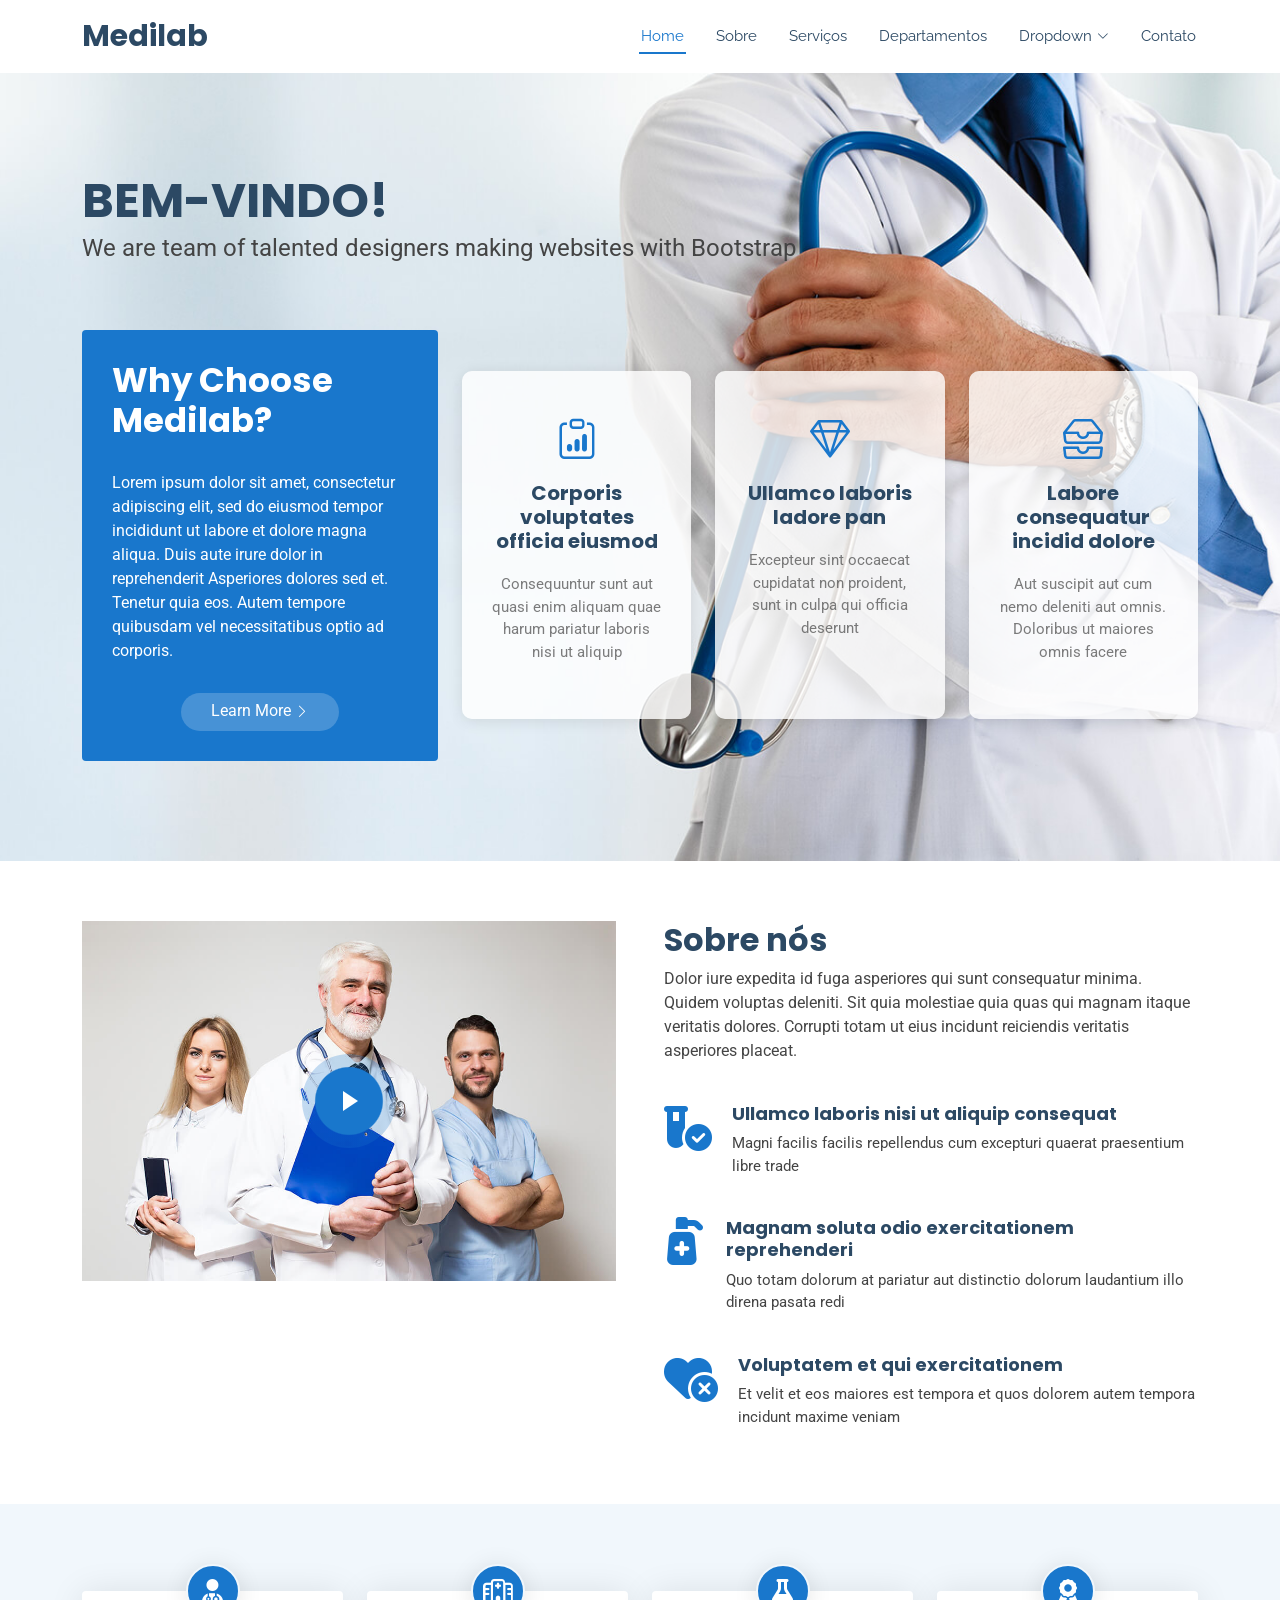
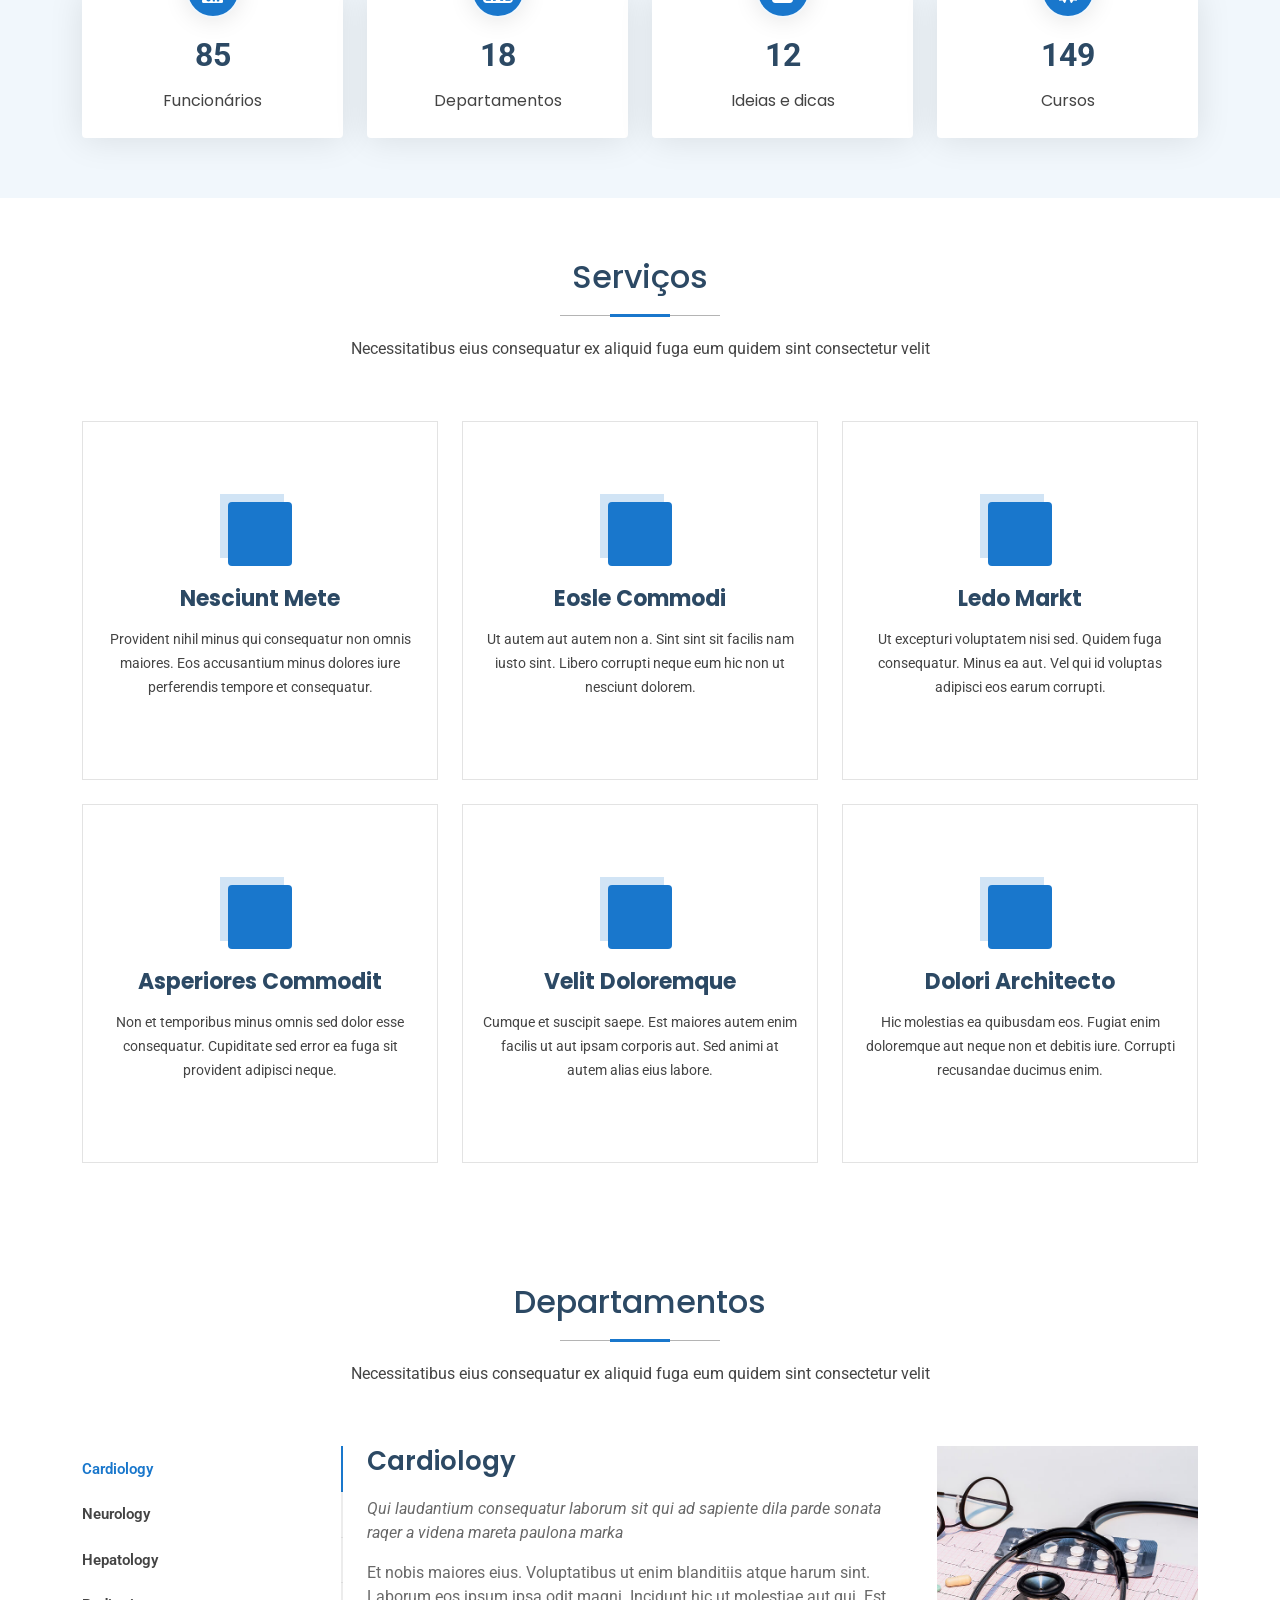
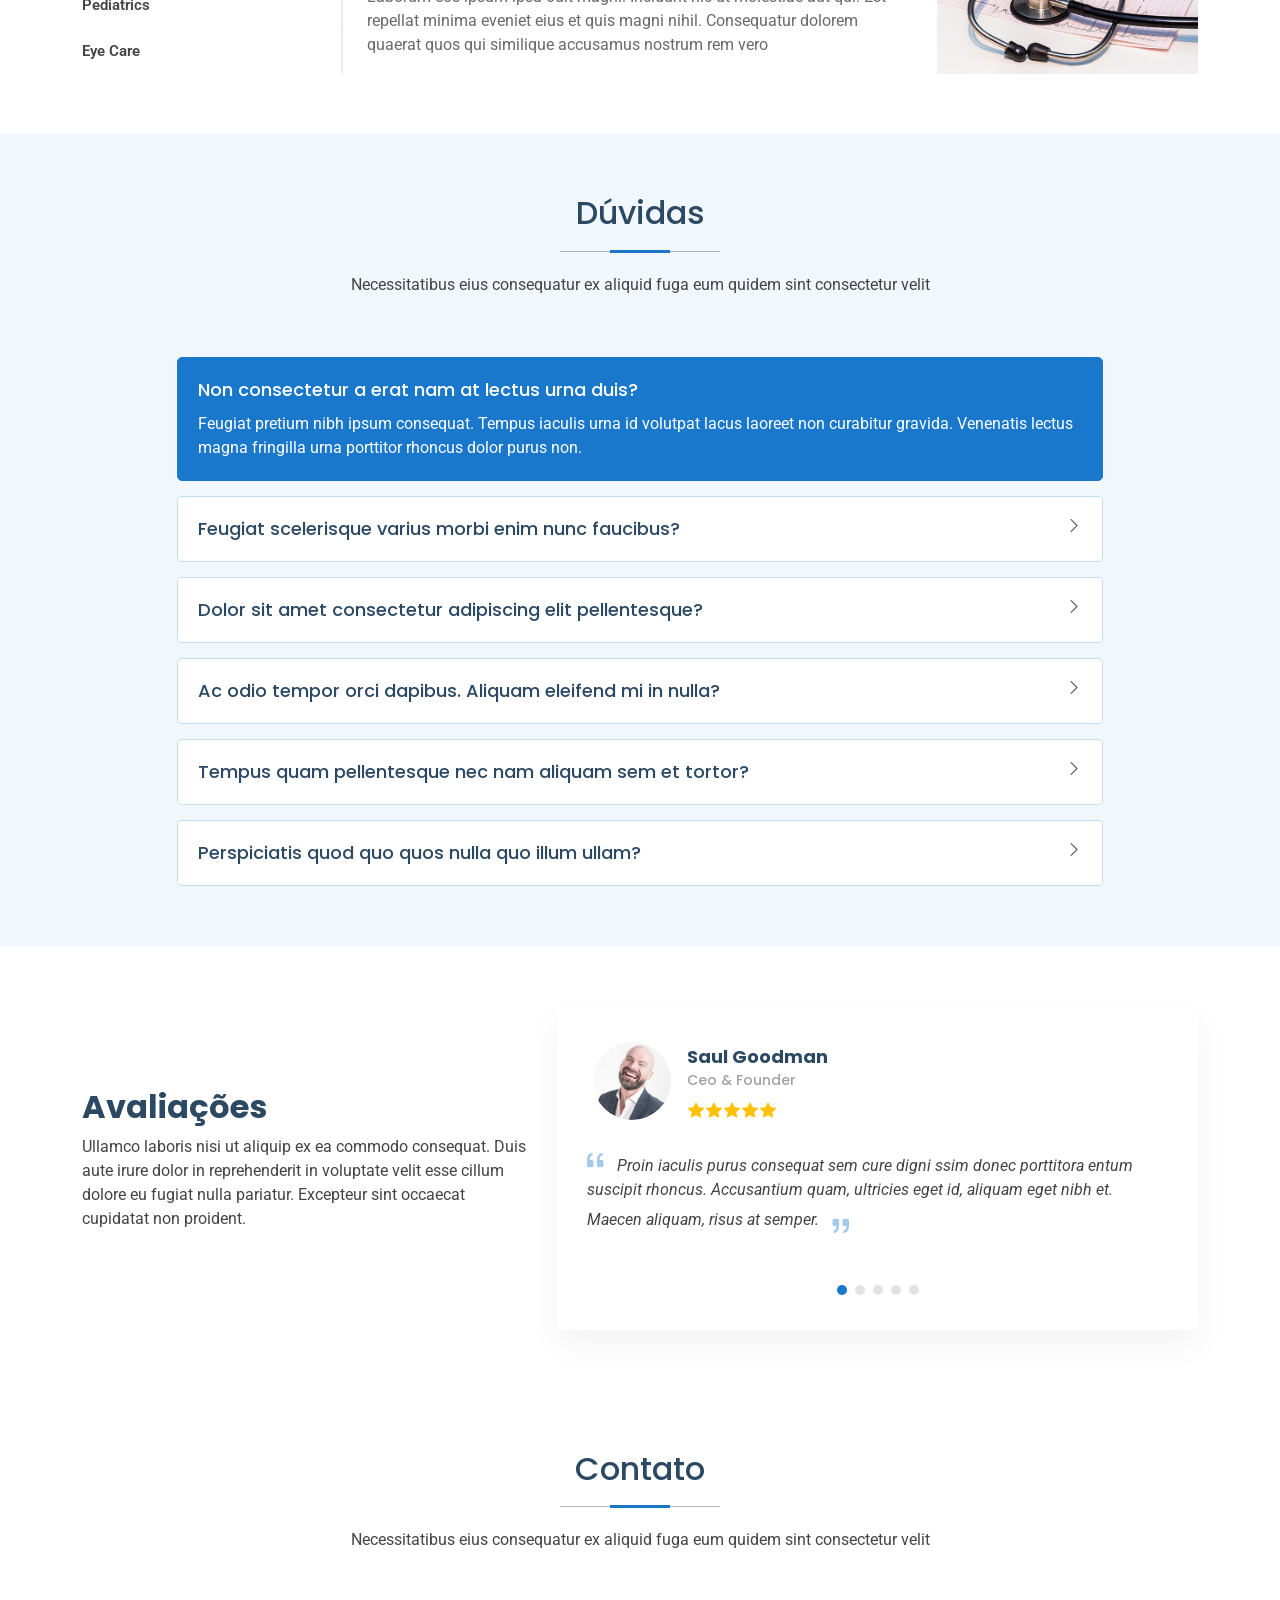
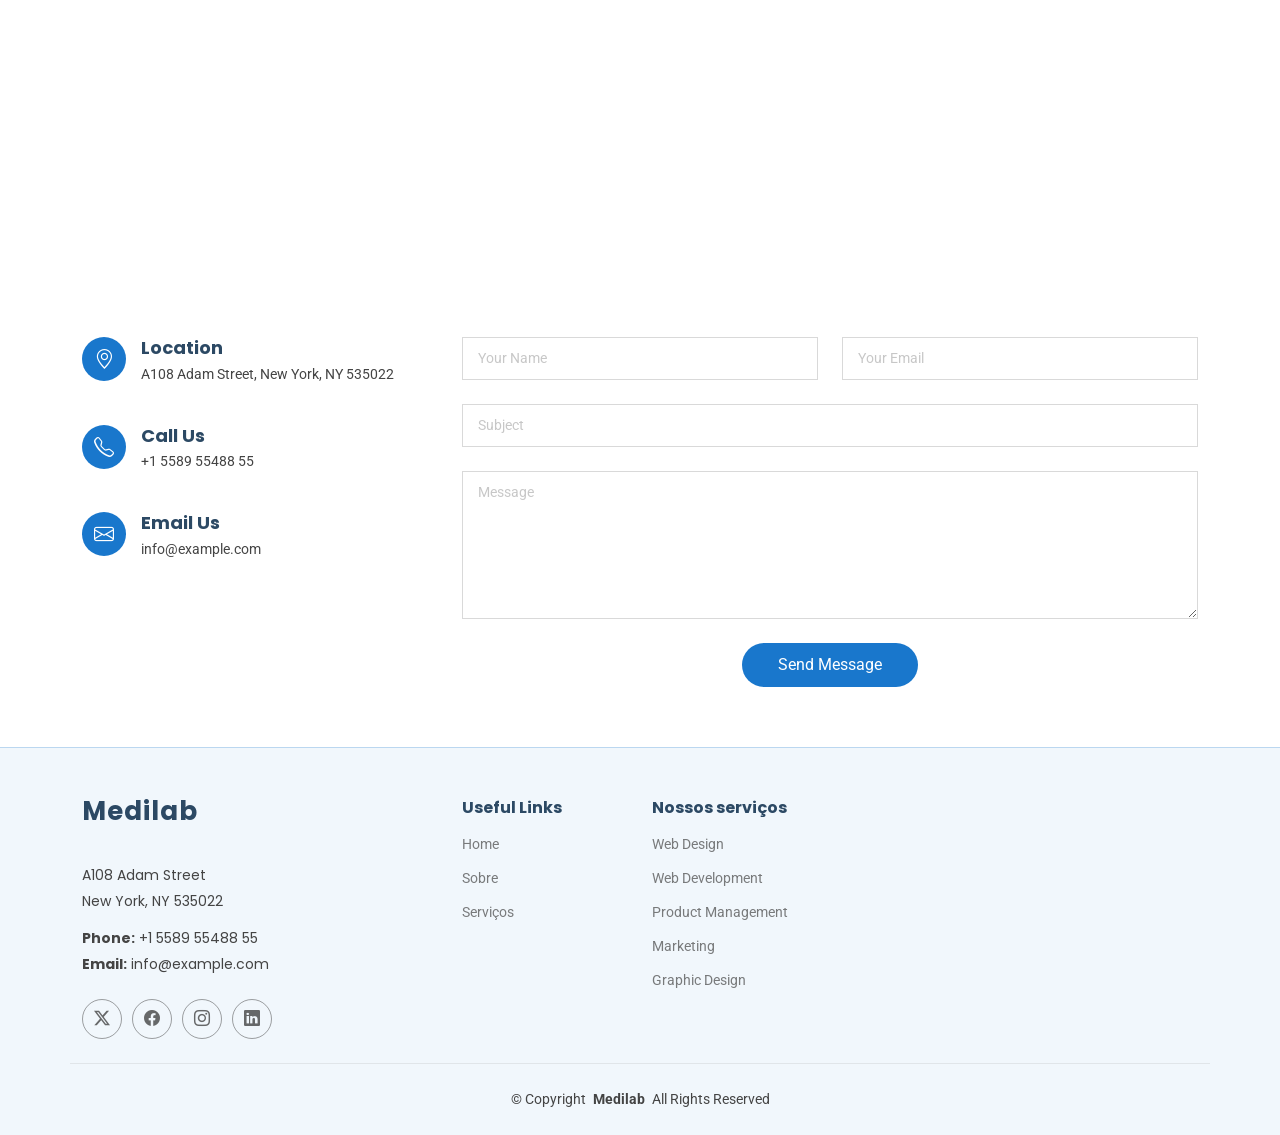
<file: index.html>
<!DOCTYPE html>
<html lang="en">

<head>
  <meta charset="utf-8">
  <meta content="width=device-width, initial-scale=1.0" name="viewport">
  <title>Index - Template</title>
  <meta name="description" content="">
  <meta name="keywords" content="">

  <!-- Favicons -->
  <link href="assets/img/favicon.png" rel="icon">
  <link href="assets/img/apple-touch-icon.png" rel="apple-touch-icon">

  <!-- Fonts -->
  <link href="https://fonts.googleapis.com" rel="preconnect">
  <link href="https://fonts.gstatic.com" rel="preconnect" crossorigin>
  <link href="https://fonts.googleapis.com/css2?family=Roboto:ital,wght@0,100;0,300;0,400;0,500;0,700;0,900;1,100;1,300;1,400;1,500;1,700;1,900&family=Poppins:ital,wght@0,100;0,200;0,300;0,400;0,500;0,600;0,700;0,800;0,900;1,100;1,200;1,300;1,400;1,500;1,600;1,700;1,800;1,900&family=Raleway:ital,wght@0,100;0,200;0,300;0,400;0,500;0,600;0,700;0,800;0,900;1,100;1,200;1,300;1,400;1,500;1,600;1,700;1,800;1,900&display=swap" rel="stylesheet">

  <!-- Vendor CSS Files -->
  <link href="assets/vendor/bootstrap/css/bootstrap.min.css" rel="stylesheet">
  <link href="assets/vendor/bootstrap-icons/bootstrap-icons.css" rel="stylesheet">
  <link href="assets/vendor/aos/aos.css" rel="stylesheet">
  <link href="assets/vendor/fontawesome-free/css/all.min.css" rel="stylesheet">
  <link href="assets/vendor/glightbox/css/glightbox.min.css" rel="stylesheet">
  <link href="assets/vendor/swiper/swiper-bundle.min.css" rel="stylesheet">

  <!-- Main CSS File -->
  <link href="assets/css/main.css" rel="stylesheet">

  
</head>

<body class="index-page">

  <header id="header" class="header sticky-top">

    

    <div class="branding d-flex align-items-center">

      <div class="container position-relative d-flex align-items-center justify-content-between">
        <a href="index.html" class="logo d-flex align-items-center me-auto">
          <!-- Uncomment the line below if you also wish to use an image logo -->
          <!-- <img src="assets/img/logo.png" alt=""> -->
          <h1 class="sitename">Medilab</h1>
        </a>

        <nav id="navmenu" class="navmenu">
          <ul>
            <li><a href="#hero" class="active">Home<br></a></li>
            <li><a href="#about">Sobre</a></li>
            <li><a href="#services">Serviços</a></li>
            <li><a href="#departments">Departamentos</a></li>
            <li class="dropdown"><a href="#"><span>Dropdown</span> <i class="bi bi-chevron-down toggle-dropdown"></i></a>
              <ul>
                <li><a href="#">mais</a></li>
                <li class="dropdown"><a href="#"><span>Deep Dropdown</span> <i class="bi bi-chevron-down toggle-dropdown"></i></a>
                  <ul>
                    <li><a href="#">Deep Dropdown 1</a></li>
                    <li><a href="#">Deep Dropdown 2</a></li>
                    <li><a href="#">Deep Dropdown 3</a></li>
                    <li><a href="#">Deep Dropdown 4</a></li>
                    <li><a href="#">Deep Dropdown 5</a></li>
                  </ul>
                </li>
                <li><a href="#">Dropdown 2</a></li>
                <li><a href="#">Dropdown 3</a></li>
                <li><a href="#">Dropdown 4</a></li>
              </ul>
            </li>
            <li><a href="#contact">Contato</a></li>
          </ul>
          <i class="mobile-nav-toggle d-xl-none bi bi-list"></i>
        </nav>

      </div>

    </div>

  </header>

  <main class="main">

    <!-- Hero Section -->
    <section id="hero" class="hero section light-background">

      <img src="assets/img/hero-bg.jpg" alt="" data-aos="fade-in">

      <div class="container position-relative">

        <div class="welcome position-relative" data-aos="fade-down" data-aos-delay="100">
          <h2>BEM-VINDO!</h2>
          <p>We are team of talented designers making websites with Bootstrap</p>
        </div><!-- End Welcome -->

        <div class="content row gy-4">
          <div class="col-lg-4 d-flex align-items-stretch">
            <div class="why-box" data-aos="zoom-out" data-aos-delay="200">
              <h3>Why Choose Medilab?</h3>
              <p>
                Lorem ipsum dolor sit amet, consectetur adipiscing elit, sed do eiusmod tempor incididunt ut labore et dolore magna aliqua. Duis aute irure dolor in reprehenderit
                Asperiores dolores sed et. Tenetur quia eos. Autem tempore quibusdam vel necessitatibus optio ad corporis.
              </p>
              <div class="text-center">
                <a href="#about" class="more-btn"><span>Learn More</span> <i class="bi bi-chevron-right"></i></a>
              </div>
            </div>
          </div><!-- End Why Box -->

          <div class="col-lg-8 d-flex align-items-stretch">
            <div class="d-flex flex-column justify-content-center">
              <div class="row gy-4">

                <div class="col-xl-4 d-flex align-items-stretch">
                  <div class="icon-box" data-aos="zoom-out" data-aos-delay="300">
                    <i class="bi bi-clipboard-data"></i>
                    <h4>Corporis voluptates officia eiusmod</h4>
                    <p>Consequuntur sunt aut quasi enim aliquam quae harum pariatur laboris nisi ut aliquip</p>
                  </div>
                </div><!-- End Icon Box -->

                <div class="col-xl-4 d-flex align-items-stretch">
                  <div class="icon-box" data-aos="zoom-out" data-aos-delay="400">
                    <i class="bi bi-gem"></i>
                    <h4>Ullamco laboris ladore pan</h4>
                    <p>Excepteur sint occaecat cupidatat non proident, sunt in culpa qui officia deserunt</p>
                  </div>
                </div><!-- End Icon Box -->

                <div class="col-xl-4 d-flex align-items-stretch">
                  <div class="icon-box" data-aos="zoom-out" data-aos-delay="500">
                    <i class="bi bi-inboxes"></i>
                    <h4>Labore consequatur incidid dolore</h4>
                    <p>Aut suscipit aut cum nemo deleniti aut omnis. Doloribus ut maiores omnis facere</p>
                  </div>
                </div><!-- End Icon Box -->

              </div>
            </div>
          </div>
        </div><!-- End  Content-->

      </div>

    </section><!-- /Hero Section -->

    <!-- About Section -->
    <section id="about" class="about section">

      <div class="container">

        <div class="row gy-4 gx-5">

          <div class="col-lg-6 position-relative align-self-start" data-aos="fade-up" data-aos-delay="200">
            <img src="assets/img/about.jpg" class="img-fluid" alt="">
            <a href="https://www.youtube.com/watch?v=Y7f98aduVJ8" class="glightbox pulsating-play-btn"></a>
          </div>

          <div class="col-lg-6 content" data-aos="fade-up" data-aos-delay="100">
            <h3>Sobre nós</h3>
            <p>
              Dolor iure expedita id fuga asperiores qui sunt consequatur minima. Quidem voluptas deleniti. Sit quia molestiae quia quas qui magnam itaque veritatis dolores. Corrupti totam ut eius incidunt reiciendis veritatis asperiores placeat.
            </p>
            <ul>
              <li>
                <i class="fa-solid fa-vial-circle-check"></i>
                <div>
                  <h5>Ullamco laboris nisi ut aliquip consequat</h5>
                  <p>Magni facilis facilis repellendus cum excepturi quaerat praesentium libre trade</p>
                </div>
              </li>
              <li>
                <i class="fa-solid fa-pump-medical"></i>
                <div>
                  <h5>Magnam soluta odio exercitationem reprehenderi</h5>
                  <p>Quo totam dolorum at pariatur aut distinctio dolorum laudantium illo direna pasata redi</p>
                </div>
              </li>
              <li>
                <i class="fa-solid fa-heart-circle-xmark"></i>
                <div>
                  <h5>Voluptatem et qui exercitationem</h5>
                  <p>Et velit et eos maiores est tempora et quos dolorem autem tempora incidunt maxime veniam</p>
                </div>
              </li>
            </ul>
          </div>

        </div>

      </div>

    </section><!-- /About Section -->

    <!-- Stats Section -->
    <section id="stats" class="stats section light-background">

      <div class="container" data-aos="fade-up" data-aos-delay="100">

        <div class="row gy-4">

          <div class="col-lg-3 col-md-6 d-flex flex-column align-items-center">
            <i class="fa-solid fa-user-doctor"></i>
            <div class="stats-item">
              <span data-purecounter-start="0" data-purecounter-end="85" data-purecounter-duration="1" class="purecounter"></span>
              <p>Funcionários</p>
            </div>
          </div><!-- End Stats Item -->

          <div class="col-lg-3 col-md-6 d-flex flex-column align-items-center">
            <i class="fa-regular fa-hospital"></i>
            <div class="stats-item">
              <span data-purecounter-start="0" data-purecounter-end="18" data-purecounter-duration="1" class="purecounter"></span>
              <p>Departamentos</p>
            </div>
          </div><!-- End Stats Item -->

          <div class="col-lg-3 col-md-6 d-flex flex-column align-items-center">
            <i class="fas fa-flask"></i>
            <div class="stats-item">
              <span data-purecounter-start="0" data-purecounter-end="12" data-purecounter-duration="1" class="purecounter"></span>
              <p>Ideias e dicas</p>
            </div>
          </div><!-- End Stats Item -->

          <div class="col-lg-3 col-md-6 d-flex flex-column align-items-center">
            <i class="fas fa-award"></i>
            <div class="stats-item">
              <span data-purecounter-start="0" data-purecounter-end="150" data-purecounter-duration="1" class="purecounter"></span>
              <p>Cursos</p>
            </div>
          </div><!-- End Stats Item -->

        </div>

      </div>

    </section><!-- /Stats Section -->

    <!-- Services Section -->
    <section id="services" class="services section">

      <!-- Section Title -->
      <div class="container section-title" data-aos="fade-up">
        <h2>Serviços</h2>
        <p>Necessitatibus eius consequatur ex aliquid fuga eum quidem sint consectetur velit</p>
      </div><!-- End Section Title -->

      <div class="container">

        <div class="row gy-4">

          <div class="col-lg-4 col-md-6" data-aos="fade-up" data-aos-delay="100">
            <div class="service-item  position-relative">
              <div class="icon">
                <i class="fas fa-heartbeat"></i>
              </div>
              <a href="#" class="stretched-link">
                <h3>Nesciunt Mete</h3>
              </a>
              <p>Provident nihil minus qui consequatur non omnis maiores. Eos accusantium minus dolores iure perferendis tempore et consequatur.</p>
            </div>
          </div><!-- End Service Item -->

          <div class="col-lg-4 col-md-6" data-aos="fade-up" data-aos-delay="200">
            <div class="service-item position-relative">
              <div class="icon">
                <i class="fas fa-pills"></i>
              </div>
              <a href="#" class="stretched-link">
                <h3>Eosle Commodi</h3>
              </a>
              <p>Ut autem aut autem non a. Sint sint sit facilis nam iusto sint. Libero corrupti neque eum hic non ut nesciunt dolorem.</p>
            </div>
          </div><!-- End Service Item -->

          <div class="col-lg-4 col-md-6" data-aos="fade-up" data-aos-delay="300">
            <div class="service-item position-relative">
              <div class="icon">
                <i class="fas fa-hospital-user"></i>
              </div>
              <a href="#" class="stretched-link">
                <h3>Ledo Markt</h3>
              </a>
              <p>Ut excepturi voluptatem nisi sed. Quidem fuga consequatur. Minus ea aut. Vel qui id voluptas adipisci eos earum corrupti.</p>
            </div>
          </div><!-- End Service Item -->

          <div class="col-lg-4 col-md-6" data-aos="fade-up" data-aos-delay="400">
            <div class="service-item position-relative">
              <div class="icon">
                <i class="fas fa-dna"></i>
              </div>
              <a href="#" class="stretched-link">
                <h3>Asperiores Commodit</h3>
              </a>
              <p>Non et temporibus minus omnis sed dolor esse consequatur. Cupiditate sed error ea fuga sit provident adipisci neque.</p>
              <a href="#" class="stretched-link"></a>
            </div>
          </div><!-- End Service Item -->

          <div class="col-lg-4 col-md-6" data-aos="fade-up" data-aos-delay="500">
            <div class="service-item position-relative">
              <div class="icon">
                <i class="fas fa-wheelchair"></i>
              </div>
              <a href="#" class="stretched-link">
                <h3>Velit Doloremque</h3>
              </a>
              <p>Cumque et suscipit saepe. Est maiores autem enim facilis ut aut ipsam corporis aut. Sed animi at autem alias eius labore.</p>
              <a href="#" class="stretched-link"></a>
            </div>
          </div><!-- End Service Item -->

          <div class="col-lg-4 col-md-6" data-aos="fade-up" data-aos-delay="600">
            <div class="service-item position-relative">
              <div class="icon">
                <i class="fas fa-notes-medical"></i>
              </div>
              <a href="#" class="stretched-link">
                <h3>Dolori Architecto</h3>
              </a>
              <p>Hic molestias ea quibusdam eos. Fugiat enim doloremque aut neque non et debitis iure. Corrupti recusandae ducimus enim.</p>
              <a href="#" class="stretched-link"></a>
            </div>
          </div><!-- End Service Item -->

        </div>

      </div>

    </section><!-- /Services Section -->


    <!-- Departments Section -->
    <section id="departments" class="departments section">

      <!-- Section Title -->
      <div class="container section-title" data-aos="fade-up">
        <h2>Departamentos</h2>
        <p>Necessitatibus eius consequatur ex aliquid fuga eum quidem sint consectetur velit</p>
      </div><!-- End Section Title -->

      <div class="container" data-aos="fade-up" data-aos-delay="100">

        <div class="row">
          <div class="col-lg-3">
            <ul class="nav nav-tabs flex-column">
              <li class="nav-item">
                <a class="nav-link active show" data-bs-toggle="tab" href="#departments-tab-1">Cardiology</a>
              </li>
              <li class="nav-item">
                <a class="nav-link" data-bs-toggle="tab" href="#departments-tab-2">Neurology</a>
              </li>
              <li class="nav-item">
                <a class="nav-link" data-bs-toggle="tab" href="#departments-tab-3">Hepatology</a>
              </li>
              <li class="nav-item">
                <a class="nav-link" data-bs-toggle="tab" href="#departments-tab-4">Pediatrics</a>
              </li>
              <li class="nav-item">
                <a class="nav-link" data-bs-toggle="tab" href="#departments-tab-5">Eye Care</a>
              </li>
            </ul>
          </div>
          <div class="col-lg-9 mt-4 mt-lg-0">
            <div class="tab-content">
              <div class="tab-pane active show" id="departments-tab-1">
                <div class="row">
                  <div class="col-lg-8 details order-2 order-lg-1">
                    <h3>Cardiology</h3>
                    <p class="fst-italic">Qui laudantium consequatur laborum sit qui ad sapiente dila parde sonata raqer a videna mareta paulona marka</p>
                    <p>Et nobis maiores eius. Voluptatibus ut enim blanditiis atque harum sint. Laborum eos ipsum ipsa odit magni. Incidunt hic ut molestiae aut qui. Est repellat minima eveniet eius et quis magni nihil. Consequatur dolorem quaerat quos qui similique accusamus nostrum rem vero</p>
                  </div>
                  <div class="col-lg-4 text-center order-1 order-lg-2">
                    <img src="assets/img/departments-1.jpg" alt="" class="img-fluid">
                  </div>
                </div>
              </div>
              <div class="tab-pane" id="departments-tab-2">
                <div class="row">
                  <div class="col-lg-8 details order-2 order-lg-1">
                    <h3>Et blanditiis nemo veritatis excepturi</h3>
                    <p class="fst-italic">Qui laudantium consequatur laborum sit qui ad sapiente dila parde sonata raqer a videna mareta paulona marka</p>
                    <p>Ea ipsum voluptatem consequatur quis est. Illum error ullam omnis quia et reiciendis sunt sunt est. Non aliquid repellendus itaque accusamus eius et velit ipsa voluptates. Optio nesciunt eaque beatae accusamus lerode pakto madirna desera vafle de nideran pal</p>
                  </div>
                  <div class="col-lg-4 text-center order-1 order-lg-2">
                    <img src="assets/img/departments-2.jpg" alt="" class="img-fluid">
                  </div>
                </div>
              </div>
              <div class="tab-pane" id="departments-tab-3">
                <div class="row">
                  <div class="col-lg-8 details order-2 order-lg-1">
                    <h3>Impedit facilis occaecati odio neque aperiam sit</h3>
                    <p class="fst-italic">Eos voluptatibus quo. Odio similique illum id quidem non enim fuga. Qui natus non sunt dicta dolor et. In asperiores velit quaerat perferendis aut</p>
                    <p>Iure officiis odit rerum. Harum sequi eum illum corrupti culpa veritatis quisquam. Neque necessitatibus illo rerum eum ut. Commodi ipsam minima molestiae sed laboriosam a iste odio. Earum odit nesciunt fugiat sit ullam. Soluta et harum voluptatem optio quae</p>
                  </div>
                  <div class="col-lg-4 text-center order-1 order-lg-2">
                    <img src="assets/img/departments-3.jpg" alt="" class="img-fluid">
                  </div>
                </div>
              </div>
              <div class="tab-pane" id="departments-tab-4">
                <div class="row">
                  <div class="col-lg-8 details order-2 order-lg-1">
                    <h3>Fuga dolores inventore laboriosam ut est accusamus laboriosam dolore</h3>
                    <p class="fst-italic">Totam aperiam accusamus. Repellat consequuntur iure voluptas iure porro quis delectus</p>
                    <p>Eaque consequuntur consequuntur libero expedita in voluptas. Nostrum ipsam necessitatibus aliquam fugiat debitis quis velit. Eum ex maxime error in consequatur corporis atque. Eligendi asperiores sed qui veritatis aperiam quia a laborum inventore</p>
                  </div>
                  <div class="col-lg-4 text-center order-1 order-lg-2">
                    <img src="assets/img/departments-4.jpg" alt="" class="img-fluid">
                  </div>
                </div>
              </div>
              <div class="tab-pane" id="departments-tab-5">
                <div class="row">
                  <div class="col-lg-8 details order-2 order-lg-1">
                    <h3>Est eveniet ipsam sindera pad rone matrelat sando reda</h3>
                    <p class="fst-italic">Omnis blanditiis saepe eos autem qui sunt debitis porro quia.</p>
                    <p>Exercitationem nostrum omnis. Ut reiciendis repudiandae minus. Omnis recusandae ut non quam ut quod eius qui. Ipsum quia odit vero atque qui quibusdam amet. Occaecati sed est sint aut vitae molestiae voluptate vel</p>
                  </div>
                  <div class="col-lg-4 text-center order-1 order-lg-2">
                    <img src="assets/img/departments-5.jpg" alt="" class="img-fluid">
                  </div>
                </div>
              </div>
            </div>
          </div>
        </div>

      </div>

    </section><!-- /Departments Section -->

    

    <!-- Faq Section -->
    <section id="faq" class="faq section light-background">

      <!-- Section Title -->
      <div class="container section-title" data-aos="fade-up">
        <h2>Dúvidas</h2>
        <p>Necessitatibus eius consequatur ex aliquid fuga eum quidem sint consectetur velit</p>
      </div><!-- End Section Title -->

      <div class="container">

        <div class="row justify-content-center">

          <div class="col-lg-10" data-aos="fade-up" data-aos-delay="100">

            <div class="faq-container">

              <div class="faq-item faq-active">
                <h3>Non consectetur a erat nam at lectus urna duis?</h3>
                <div class="faq-content">
                  <p>Feugiat pretium nibh ipsum consequat. Tempus iaculis urna id volutpat lacus laoreet non curabitur gravida. Venenatis lectus magna fringilla urna porttitor rhoncus dolor purus non.</p>
                </div>
                <i class="faq-toggle bi bi-chevron-right"></i>
              </div><!-- End Faq item-->

              <div class="faq-item">
                <h3>Feugiat scelerisque varius morbi enim nunc faucibus?</h3>
                <div class="faq-content">
                  <p>Dolor sit amet consectetur adipiscing elit pellentesque habitant morbi. Id interdum velit laoreet id donec ultrices. Fringilla phasellus faucibus scelerisque eleifend donec pretium. Est pellentesque elit ullamcorper dignissim. Mauris ultrices eros in cursus turpis massa tincidunt dui.</p>
                </div>
                <i class="faq-toggle bi bi-chevron-right"></i>
              </div><!-- End Faq item-->

              <div class="faq-item">
                <h3>Dolor sit amet consectetur adipiscing elit pellentesque?</h3>
                <div class="faq-content">
                  <p>Eleifend mi in nulla posuere sollicitudin aliquam ultrices sagittis orci. Faucibus pulvinar elementum integer enim. Sem nulla pharetra diam sit amet nisl suscipit. Rutrum tellus pellentesque eu tincidunt. Lectus urna duis convallis convallis tellus. Urna molestie at elementum eu facilisis sed odio morbi quis</p>
                </div>
                <i class="faq-toggle bi bi-chevron-right"></i>
              </div><!-- End Faq item-->

              <div class="faq-item">
                <h3>Ac odio tempor orci dapibus. Aliquam eleifend mi in nulla?</h3>
                <div class="faq-content">
                  <p>Dolor sit amet consectetur adipiscing elit pellentesque habitant morbi. Id interdum velit laoreet id donec ultrices. Fringilla phasellus faucibus scelerisque eleifend donec pretium. Est pellentesque elit ullamcorper dignissim. Mauris ultrices eros in cursus turpis massa tincidunt dui.</p>
                </div>
                <i class="faq-toggle bi bi-chevron-right"></i>
              </div><!-- End Faq item-->

              <div class="faq-item">
                <h3>Tempus quam pellentesque nec nam aliquam sem et tortor?</h3>
                <div class="faq-content">
                  <p>Molestie a iaculis at erat pellentesque adipiscing commodo. Dignissim suspendisse in est ante in. Nunc vel risus commodo viverra maecenas accumsan. Sit amet nisl suscipit adipiscing bibendum est. Purus gravida quis blandit turpis cursus in</p>
                </div>
                <i class="faq-toggle bi bi-chevron-right"></i>
              </div><!-- End Faq item-->

              <div class="faq-item">
                <h3>Perspiciatis quod quo quos nulla quo illum ullam?</h3>
                <div class="faq-content">
                  <p>Enim ea facilis quaerat voluptas quidem et dolorem. Quis et consequatur non sed in suscipit sequi. Distinctio ipsam dolore et.</p>
                </div>
                <i class="faq-toggle bi bi-chevron-right"></i>
              </div><!-- End Faq item-->

            </div>

          </div><!-- End Faq Column-->

        </div>

      </div>

    </section><!-- /Faq Section -->

    <!-- Testimonials Section -->
    <section id="testimonials" class="testimonials section">

      <div class="container">

        <div class="row align-items-center">

          <div class="col-lg-5 info" data-aos="fade-up" data-aos-delay="100">
            <h3>Avaliações</h3>
            <p>
              Ullamco laboris nisi ut aliquip ex ea commodo consequat. Duis aute irure dolor in reprehenderit in voluptate
              velit esse cillum dolore eu fugiat nulla pariatur. Excepteur sint occaecat cupidatat non proident.
            </p>
          </div>

          <div class="col-lg-7" data-aos="fade-up" data-aos-delay="200">

            <div class="swiper init-swiper">
              <script type="application/json" class="swiper-config">
                {
                  "loop": true,
                  "speed": 600,
                  "autoplay": {
                    "delay": 5000
                  },
                  "slidesPerView": "auto",
                  "pagination": {
                    "el": ".swiper-pagination",
                    "type": "bullets",
                    "clickable": true
                  }
                }
              </script>
              <div class="swiper-wrapper">

                <div class="swiper-slide">
                  <div class="testimonial-item">
                    <div class="d-flex">
                      <img src="assets/img/testimonials/testimonials-1.jpg" class="testimonial-img flex-shrink-0" alt="">
                      <div>
                        <h3>Saul Goodman</h3>
                        <h4>Ceo &amp; Founder</h4>
                        <div class="stars">
                          <i class="bi bi-star-fill"></i><i class="bi bi-star-fill"></i><i class="bi bi-star-fill"></i><i class="bi bi-star-fill"></i><i class="bi bi-star-fill"></i>
                        </div>
                      </div>
                    </div>
                    <p>
                      <i class="bi bi-quote quote-icon-left"></i>
                      <span>Proin iaculis purus consequat sem cure digni ssim donec porttitora entum suscipit rhoncus. Accusantium quam, ultricies eget id, aliquam eget nibh et. Maecen aliquam, risus at semper.</span>
                      <i class="bi bi-quote quote-icon-right"></i>
                    </p>
                  </div>
                </div><!-- End testimonial item -->

                <div class="swiper-slide">
                  <div class="testimonial-item">
                    <div class="d-flex">
                      <img src="assets/img/testimonials/testimonials-2.jpg" class="testimonial-img flex-shrink-0" alt="">
                      <div>
                        <h3>Sara Wilsson</h3>
                        <h4>Designer</h4>
                        <div class="stars">
                          <i class="bi bi-star-fill"></i><i class="bi bi-star-fill"></i><i class="bi bi-star-fill"></i><i class="bi bi-star-fill"></i><i class="bi bi-star-fill"></i>
                        </div>
                      </div>
                    </div>
                    <p>
                      <i class="bi bi-quote quote-icon-left"></i>
                      <span>Export tempor illum tamen malis malis eram quae irure esse labore quem cillum quid cillum eram malis quorum velit fore eram velit sunt aliqua noster fugiat irure amet legam anim culpa.</span>
                      <i class="bi bi-quote quote-icon-right"></i>
                    </p>
                  </div>
                </div><!-- End testimonial item -->

                <div class="swiper-slide">
                  <div class="testimonial-item">
                    <div class="d-flex">
                      <img src="assets/img/testimonials/testimonials-3.jpg" class="testimonial-img flex-shrink-0" alt="">
                      <div>
                        <h3>Jena Karlis</h3>
                        <h4>Store Owner</h4>
                        <div class="stars">
                          <i class="bi bi-star-fill"></i><i class="bi bi-star-fill"></i><i class="bi bi-star-fill"></i><i class="bi bi-star-fill"></i><i class="bi bi-star-fill"></i>
                        </div>
                      </div>
                    </div>
                    <p>
                      <i class="bi bi-quote quote-icon-left"></i>
                      <span>Enim nisi quem export duis labore cillum quae magna enim sint quorum nulla quem veniam duis minim tempor labore quem eram duis noster aute amet eram fore quis sint minim.</span>
                      <i class="bi bi-quote quote-icon-right"></i>
                    </p>
                  </div>
                </div><!-- End testimonial item -->

                <div class="swiper-slide">
                  <div class="testimonial-item">
                    <div class="d-flex">
                      <img src="assets/img/testimonials/testimonials-4.jpg" class="testimonial-img flex-shrink-0" alt="">
                      <div>
                        <h3>Matt Brandon</h3>
                        <h4>Freelancer</h4>
                        <div class="stars">
                          <i class="bi bi-star-fill"></i><i class="bi bi-star-fill"></i><i class="bi bi-star-fill"></i><i class="bi bi-star-fill"></i><i class="bi bi-star-fill"></i>
                        </div>
                      </div>
                    </div>
                    <p>
                      <i class="bi bi-quote quote-icon-left"></i>
                      <span>Fugiat enim eram quae cillum dolore dolor amet nulla culpa multos export minim fugiat minim velit minim dolor enim duis veniam ipsum anim magna sunt elit fore quem dolore labore illum veniam.</span>
                      <i class="bi bi-quote quote-icon-right"></i>
                    </p>
                  </div>
                </div><!-- End testimonial item -->

                <div class="swiper-slide">
                  <div class="testimonial-item">
                    <div class="d-flex">
                      <img src="assets/img/testimonials/testimonials-5.jpg" class="testimonial-img flex-shrink-0" alt="">
                      <div>
                        <h3>John Larson</h3>
                        <h4>Entrepreneur</h4>
                        <div class="stars">
                          <i class="bi bi-star-fill"></i><i class="bi bi-star-fill"></i><i class="bi bi-star-fill"></i><i class="bi bi-star-fill"></i><i class="bi bi-star-fill"></i>
                        </div>
                      </div>
                    </div>
                    <p>
                      <i class="bi bi-quote quote-icon-left"></i>
                      <span>Quis quorum aliqua sint quem legam fore sunt eram irure aliqua veniam tempor noster veniam enim culpa labore duis sunt culpa nulla illum cillum fugiat legam esse veniam culpa fore nisi cillum quid.</span>
                      <i class="bi bi-quote quote-icon-right"></i>
                    </p>
                  </div>
                </div><!-- End testimonial item -->

              </div>
              <div class="swiper-pagination"></div>
            </div>

          </div>

        </div>

      </div>

    </section><!-- /Testimonials Section -->

    

    <!-- Contact Section -->
    <section id="contact" class="contact section">

      <!-- Section Title -->
      <div class="container section-title" data-aos="fade-up">
        <h2>Contato</h2>
        <p>Necessitatibus eius consequatur ex aliquid fuga eum quidem sint consectetur velit</p>
      </div><!-- End Section Title -->

      <div class="mb-5" data-aos="fade-up" data-aos-delay="200">
        <iframe style="border:0; width: 100%; height: 270px;" src="https://www.google.com/maps/embed?pb=!1m14!1m8!1m3!1d48389.78314118045!2d-74.006138!3d40.710059!3m2!1i1024!2i768!4f13.1!3m3!1m2!1s0x89c25a22a3bda30d%3A0xb89d1fe6bc499443!2sDowntown%20Conference%20Center!5e0!3m2!1sen!2sus!4v1676961268712!5m2!1sen!2sus" frameborder="0" allowfullscreen="" loading="lazy" referrerpolicy="no-referrer-when-downgrade"></iframe>
      </div><!-- End Google Maps -->

      <div class="container" data-aos="fade-up" data-aos-delay="100">

        <div class="row gy-4">

          <div class="col-lg-4">
            <div class="info-item d-flex" data-aos="fade-up" data-aos-delay="300">
              <i class="bi bi-geo-alt flex-shrink-0"></i>
              <div>
                <h3>Location</h3>
                <p>A108 Adam Street, New York, NY 535022</p>
              </div>
            </div><!-- End Info Item -->

            <div class="info-item d-flex" data-aos="fade-up" data-aos-delay="400">
              <i class="bi bi-telephone flex-shrink-0"></i>
              <div>
                <h3>Call Us</h3>
                <p>+1 5589 55488 55</p>
              </div>
            </div><!-- End Info Item -->

            <div class="info-item d-flex" data-aos="fade-up" data-aos-delay="500">
              <i class="bi bi-envelope flex-shrink-0"></i>
              <div>
                <h3>Email Us</h3>
                <p>info@example.com</p>
              </div>
            </div><!-- End Info Item -->

          </div>

          <div class="col-lg-8">
            <form action="forms/contact.php" method="post" class="php-email-form" data-aos="fade-up" data-aos-delay="200">
              <div class="row gy-4">

                <div class="col-md-6">
                  <input type="text" name="name" class="form-control" placeholder="Your Name" required="">
                </div>

                <div class="col-md-6 ">
                  <input type="email" class="form-control" name="email" placeholder="Your Email" required="">
                </div>

                <div class="col-md-12">
                  <input type="text" class="form-control" name="subject" placeholder="Subject" required="">
                </div>

                <div class="col-md-12">
                  <textarea class="form-control" name="message" rows="6" placeholder="Message" required=""></textarea>
                </div>

                <div class="col-md-12 text-center">
                  <div class="loading">Loading</div>
                  <div class="error-message"></div>
                  <div class="sent-message">Your message has been sent. Thank you!</div>

                  <button type="submit">Send Message</button>
                </div>

              </div>
            </form>
          </div><!-- End Contact Form -->

        </div>

      </div>

    </section><!-- /Contact Section -->

  </main>

  <footer id="footer" class="footer light-background">

    <div class="container footer-top">
      <div class="row gy-4">
        <div class="col-lg-4 col-md-6 footer-about">
          <a href="index.html" class="logo d-flex align-items-center">
            <span class="sitename">Medilab</span>
          </a>
          <div class="footer-contact pt-3">
            <p>A108 Adam Street</p>
            <p>New York, NY 535022</p>
            <p class="mt-3"><strong>Phone:</strong> <span>+1 5589 55488 55</span></p>
            <p><strong>Email:</strong> <span>info@example.com</span></p>
          </div>
          <div class="social-links d-flex mt-4">
            <a href=""><i class="bi bi-twitter-x"></i></a>
            <a href=""><i class="bi bi-facebook"></i></a>
            <a href=""><i class="bi bi-instagram"></i></a>
            <a href=""><i class="bi bi-linkedin"></i></a>
          </div>
        </div>

        <div class="col-lg-2 col-md-3 footer-links">
          <h4>Useful Links</h4>
          <ul>
            <li><a href="#">Home</a></li>
            <li><a href="#">Sobre</a></li>
            <li><a href="#">Serviços</a></li>
          </ul>
        </div>

        <div class="col-lg-2 col-md-3 footer-links">
          <h4>Nossos serviços</h4>
          <ul>
            <li><a href="#">Web Design</a></li>
            <li><a href="#">Web Development</a></li>
            <li><a href="#">Product Management</a></li>
            <li><a href="#">Marketing</a></li>
            <li><a href="#">Graphic Design</a></li>
          </ul>
        </div>

        

      </div>
    </div>

    <div class="container copyright text-center mt-4">
      <p>© <span>Copyright</span> <strong class="px-1 sitename">Medilab</strong> <span>All Rights Reserved</span></p>
      
    </div>

  </footer>

  <!-- Scroll Top -->
  <a href="#" id="scroll-top" class="scroll-top d-flex align-items-center justify-content-center"><i class="bi bi-arrow-up-short"></i></a>

  <!-- Preloader -->
  <div id="preloader"></div>

  <!-- Vendor JS Files -->
  <script src="assets/vendor/bootstrap/js/bootstrap.bundle.min.js"></script>
  <script src="assets/vendor/php-email-form/validate.js"></script>
  <script src="assets/vendor/aos/aos.js"></script>
  <script src="assets/vendor/glightbox/js/glightbox.min.js"></script>
  <script src="assets/vendor/purecounter/purecounter_vanilla.js"></script>
  <script src="assets/vendor/swiper/swiper-bundle.min.js"></script>

  <!-- Main JS File -->
  <script src="assets/js/main.js"></script>

</body>

</html>
</file>
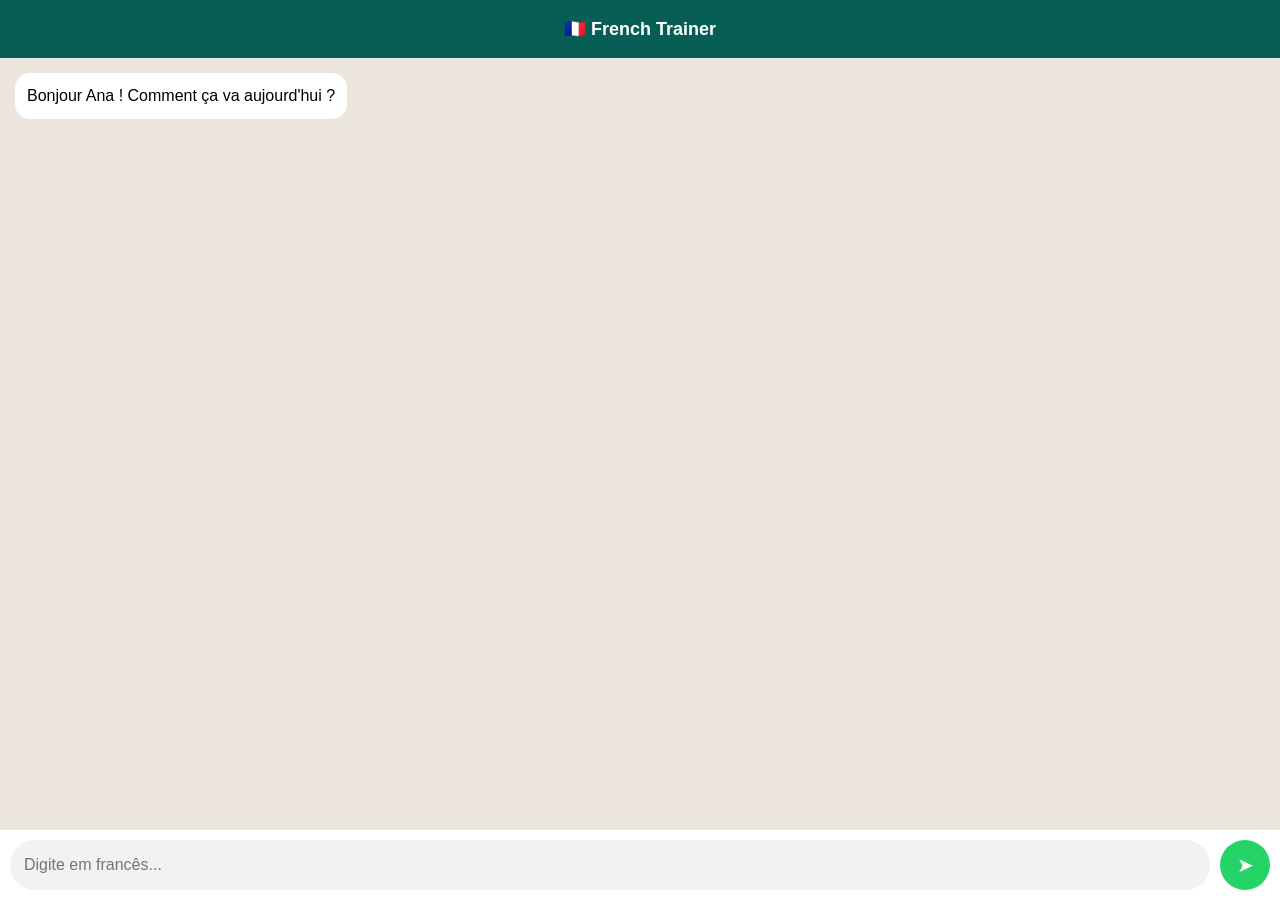
<file: index2.html>
<!DOCTYPE html>
<html lang="pt-br">
<head>
<meta charset="UTF-8">
<meta name="viewport" content="width=device-width, initial-scale=1.0">
<title>French Trainer</title>
<link rel="stylesheet" href="style.css">
</head>
<body>

<div class="app">

    <header>
        🇫🇷 French Trainer
    </header>

    <main id="chat">

        <div class="bot message">
            Bonjour Ana ! Comment ça va aujourd'hui ?
        </div>

    </main>

    <footer>
        <input
            type="text"
            id="messageInput"
            placeholder="Digite em francês..."
        >

        <button onclick="sendMessage()">
            ➤
        </button>
    </footer>

</div>

<script src="script.js"></script>
</body>
</html>
</file>
<file: style.css>
*{
    margin:0;
    padding:0;
    box-sizing:border-box;
}

body{
    font-family:Arial, sans-serif;
    background:#ece5dd;
}

.app{
    height:100vh;
    display:flex;
    flex-direction:column;
}

header{
    background:#075e54;
    color:white;
    padding:18px;
    text-align:center;
    font-size:18px;
    font-weight:bold;
}

#chat{
    flex:1;
    overflow-y:auto;
    padding:15px;
    display:flex;
    flex-direction:column;
    gap:10px;
}

.message{
    max-width:80%;
    padding:12px;
    border-radius:15px;
    line-height:1.4;
}

.user{
    background:#dcf8c6;
    align-self:flex-end;
}

.bot{
    background:white;
    align-self:flex-start;
}

.correction{
    background:#fff3cd;
    border-left:4px solid #ffc107;
    align-self:flex-start;
}

footer{
    display:flex;
    padding:10px;
    background:white;
    gap:10px;
}

input{
    flex:1;
    border:none;
    background:#f2f2f2;
    padding:14px;
    border-radius:25px;
    font-size:16px;
}

button{
    width:50px;
    height:50px;
    border:none;
    border-radius:50%;
    background:#25d366;
    color:white;
    font-size:20px;
}
</file>
<file: assets/css/main.css>
/**
* Template Name: Medilab
* Template URL: https://bootstrapmade.com/medilab-free-medical-bootstrap-theme/
* Updated: Aug 07 2024 with Bootstrap v5.3.3
* Author: BootstrapMade.com
* License: https://bootstrapmade.com/license/
*/

/*--------------------------------------------------------------
# Font & Color Variables
# Help: https://bootstrapmade.com/color-system/
--------------------------------------------------------------*/
/* Fonts */
:root {
  --default-font: "Roboto",  system-ui, -apple-system, "Segoe UI", Roboto, "Helvetica Neue", Arial, "Noto Sans", "Liberation Sans", sans-serif, "Apple Color Emoji", "Segoe UI Emoji", "Segoe UI Symbol", "Noto Color Emoji";
  --heading-font: "Poppins",  sans-serif;
  --nav-font: "Raleway",  sans-serif;
}

/* Global Colors - The following color variables are used throughout the website. Updating them here will change the color scheme of the entire website */
:root { 
  --background-color: #ffffff; /* Background color for the entire website, including individual sections */
  --default-color: #444444; /* Default color used for the majority of the text content across the entire website */
  --heading-color: #2c4964; /* Color for headings, subheadings and title throughout the website */
  --accent-color: #1977cc; /* Accent color that represents your brand on the website. It's used for buttons, links, and other elements that need to stand out */
  --surface-color: #ffffff; /* The surface color is used as a background of boxed elements within sections, such as cards, icon boxes, or other elements that require a visual separation from the global background. */
  --contrast-color: #ffffff; /* Contrast color for text, ensuring readability against backgrounds of accent, heading, or default colors. */
}

/* Nav Menu Colors - The following color variables are used specifically for the navigation menu. They are separate from the global colors to allow for more customization options */
:root {
  --nav-color: #2c4964;  /* The default color of the main navmenu links */
  --nav-hover-color: #1977cc; /* Applied to main navmenu links when they are hovered over or active */
  --nav-mobile-background-color: #ffffff; /* Used as the background color for mobile navigation menu */
  --nav-dropdown-background-color: #ffffff; /* Used as the background color for dropdown items that appear when hovering over primary navigation items */
  --nav-dropdown-color: #2c4964; /* Used for navigation links of the dropdown items in the navigation menu. */
  --nav-dropdown-hover-color: #1977cc; /* Similar to --nav-hover-color, this color is applied to dropdown navigation links when they are hovered over. */
}

/* Color Presets - These classes override global colors when applied to any section or element, providing reuse of the sam color scheme. */

.light-background {
  --background-color: #f1f7fc;
  --surface-color: #ffffff;
}

.dark-background {
  --background-color: #060606;
  --default-color: #ffffff;
  --heading-color: #ffffff;
  --surface-color: #252525;
  --contrast-color: #ffffff;
}

/* Smooth scroll */
:root {
  scroll-behavior: smooth;
}

/*--------------------------------------------------------------
# General Styling & Shared Classes
--------------------------------------------------------------*/
body {
  color: var(--default-color);
  background-color: var(--background-color);
  font-family: var(--default-font);
}

a {
  color: var(--accent-color);
  text-decoration: none;
  transition: 0.3s;
}

a:hover {
  color: color-mix(in srgb, var(--accent-color), transparent 25%);
  text-decoration: none;
}

h1,
h2,
h3,
h4,
h5,
h6 {
  color: var(--heading-color);
  font-family: var(--heading-font);
}

/* Pulsating Play Button
------------------------------*/
.pulsating-play-btn {
  width: 94px;
  height: 94px;
  background: radial-gradient(var(--accent-color) 50%, color-mix(in srgb, var(--accent-color), transparent 75%) 52%);
  border-radius: 50%;
  display: block;
  position: relative;
  overflow: hidden;
}

.pulsating-play-btn:before {
  content: "";
  position: absolute;
  width: 120px;
  height: 120px;
  animation-delay: 0s;
  animation: pulsate-play-btn 2s;
  animation-direction: forwards;
  animation-iteration-count: infinite;
  animation-timing-function: steps;
  opacity: 1;
  border-radius: 50%;
  border: 5px solid color-mix(in srgb, var(--accent-color), transparent 30%);
  top: -15%;
  left: -15%;
  background: rgba(198, 16, 0, 0);
}

.pulsating-play-btn:after {
  content: "";
  position: absolute;
  left: 50%;
  top: 50%;
  transform: translateX(-40%) translateY(-50%);
  width: 0;
  height: 0;
  border-top: 10px solid transparent;
  border-bottom: 10px solid transparent;
  border-left: 15px solid #fff;
  z-index: 100;
  transition: all 400ms cubic-bezier(0.55, 0.055, 0.675, 0.19);
}

.pulsating-play-btn:hover:before {
  content: "";
  position: absolute;
  left: 50%;
  top: 50%;
  transform: translateX(-40%) translateY(-50%);
  width: 0;
  height: 0;
  border: none;
  border-top: 10px solid transparent;
  border-bottom: 10px solid transparent;
  border-left: 15px solid #fff;
  z-index: 200;
  animation: none;
  border-radius: 0;
}

.pulsating-play-btn:hover:after {
  border-left: 15px solid var(--accent-color);
  transform: scale(20);
}

@keyframes pulsate-play-btn {
  0% {
    transform: scale(0.6, 0.6);
    opacity: 1;
  }

  100% {
    transform: scale(1, 1);
    opacity: 0;
  }
}

/* PHP Email Form Messages
------------------------------*/
.php-email-form .error-message {
  display: none;
  background: #df1529;
  color: #ffffff;
  text-align: left;
  padding: 15px;
  margin-bottom: 24px;
  font-weight: 600;
}

.php-email-form .sent-message {
  display: none;
  color: #ffffff;
  background: #059652;
  text-align: center;
  padding: 15px;
  margin-bottom: 24px;
  font-weight: 600;
}

.php-email-form .loading {
  display: none;
  background: var(--surface-color);
  text-align: center;
  padding: 15px;
  margin-bottom: 24px;
}

.php-email-form .loading:before {
  content: "";
  display: inline-block;
  border-radius: 50%;
  width: 24px;
  height: 24px;
  margin: 0 10px -6px 0;
  border: 3px solid var(--accent-color);
  border-top-color: var(--surface-color);
  animation: php-email-form-loading 1s linear infinite;
}

@keyframes php-email-form-loading {
  0% {
    transform: rotate(0deg);
  }

  100% {
    transform: rotate(360deg);
  }
}

/*--------------------------------------------------------------
# Global Header
--------------------------------------------------------------*/
.header {
  color: var(--default-color);
  transition: all 0.5s;
  z-index: 997;
  background-color: var(--background-color);
}

.header .topbar {
  background-color: var(--accent-color);
  height: 40px;
  padding: 0;
  font-size: 14px;
  transition: all 0.5s;
}

.header .topbar .contact-info i {
  font-style: normal;
  color: var(--contrast-color);
}

.header .topbar .contact-info i a,
.header .topbar .contact-info i span {
  padding-left: 5px;
  color: var(--contrast-color);
}

@media (max-width: 575px) {

  .header .topbar .contact-info i a,
  .header .topbar .contact-info i span {
    font-size: 13px;
  }
}

.header .topbar .contact-info i a {
  line-height: 0;
  transition: 0.3s;
}

.header .topbar .contact-info i a:hover {
  color: var(--contrast-color);
  text-decoration: underline;
}

.header .topbar .social-links a {
  color: color-mix(in srgb, var(--contrast-color), transparent 40%);
  line-height: 0;
  transition: 0.3s;
  margin-left: 20px;
}

.header .topbar .social-links a:hover {
  color: var(--contrast-color);
}

.header .branding {
  min-height: 60px;
  padding: 10px 0;
}

.header .logo {
  line-height: 1;
}

.header .logo img {
  max-height: 36px;
  margin-right: 8px;
}

.header .logo h1 {
  font-size: 30px;
  margin: 0;
  font-weight: 700;
  color: var(--heading-color);
}

.header .cta-btn,
.header .cta-btn:focus {
  color: var(--contrast-color);
  background: var(--accent-color);
  font-size: 14px;
  padding: 8px 25px;
  margin: 0 0 0 30px;
  border-radius: 50px;
  transition: 0.3s;
}

.header .cta-btn:hover,
.header .cta-btn:focus:hover {
  color: var(--contrast-color);
  background: color-mix(in srgb, var(--accent-color), transparent 15%);
}

@media (max-width: 1200px) {
  .header .logo {
    order: 1;
  }

  .header .cta-btn {
    order: 2;
    margin: 0 15px 0 0;
    padding: 6px 15px;
  }

  .header .navmenu {
    order: 3;
  }
}

.scrolled .header {
  box-shadow: 0px 0 18px rgba(0, 0, 0, 0.1);
}

.scrolled .header .topbar {
  height: 0;
  visibility: hidden;
  overflow: hidden;
}

/*--------------------------------------------------------------
# Navigation Menu
--------------------------------------------------------------*/
/* Desktop Navigation */
@media (min-width: 1200px) {
  .navmenu {
    padding: 0;
  }

  .navmenu ul {
    margin: 0;
    padding: 0;
    display: flex;
    list-style: none;
    align-items: center;
  }

  .navmenu li {
    position: relative;
  }

  .navmenu>ul>li {
    white-space: nowrap;
    padding: 15px 14px;
  }

  .navmenu>ul>li:last-child {
    padding-right: 0;
  }

  .navmenu a,
  .navmenu a:focus {
    color: var(--nav-color);
    font-size: 15px;
    padding: 0 2px;
    font-family: var(--nav-font);
    font-weight: 400;
    display: flex;
    align-items: center;
    justify-content: space-between;
    white-space: nowrap;
    transition: 0.3s;
    position: relative;
  }

  .navmenu a i,
  .navmenu a:focus i {
    font-size: 12px;
    line-height: 0;
    margin-left: 5px;
    transition: 0.3s;
  }

  .navmenu>ul>li>a:before {
    content: "";
    position: absolute;
    width: 100%;
    height: 2px;
    bottom: -6px;
    left: 0;
    background-color: var(--nav-hover-color);
    visibility: hidden;
    width: 0px;
    transition: all 0.3s ease-in-out 0s;
  }

  .navmenu a:hover:before,
  .navmenu li:hover>a:before,
  .navmenu .active:before {
    visibility: visible;
    width: 100%;
  }

  .navmenu li:hover>a,
  .navmenu .active,
  .navmenu .active:focus {
    color: var(--nav-hover-color);
  }

  .navmenu .dropdown ul {
    margin: 0;
    padding: 10px 0;
    background: var(--nav-dropdown-background-color);
    display: block;
    position: absolute;
    visibility: hidden;
    left: 14px;
    top: 130%;
    opacity: 0;
    transition: 0.3s;
    border-radius: 4px;
    z-index: 99;
    box-shadow: 0px 0px 30px rgba(0, 0, 0, 0.1);
  }

  .navmenu .dropdown ul li {
    min-width: 200px;
  }

  .navmenu .dropdown ul a {
    padding: 10px 20px;
    font-size: 15px;
    text-transform: none;
    color: var(--nav-dropdown-color);
  }

  .navmenu .dropdown ul a i {
    font-size: 12px;
  }

  .navmenu .dropdown ul a:hover,
  .navmenu .dropdown ul .active:hover,
  .navmenu .dropdown ul li:hover>a {
    color: var(--nav-dropdown-hover-color);
  }

  .navmenu .dropdown:hover>ul {
    opacity: 1;
    top: 100%;
    visibility: visible;
  }

  .navmenu .dropdown .dropdown ul {
    top: 0;
    left: -90%;
    visibility: hidden;
  }

  .navmenu .dropdown .dropdown:hover>ul {
    opacity: 1;
    top: 0;
    left: -100%;
    visibility: visible;
  }
}

/* Mobile Navigation */
@media (max-width: 1199px) {
  .mobile-nav-toggle {
    color: var(--nav-color);
    font-size: 28px;
    line-height: 0;
    margin-right: 10px;
    cursor: pointer;
    transition: color 0.3s;
  }

  .navmenu {
    padding: 0;
    z-index: 9997;
  }

  .navmenu ul {
    display: none;
    list-style: none;
    position: absolute;
    inset: 60px 20px 20px 20px;
    padding: 10px 0;
    margin: 0;
    border-radius: 6px;
    background-color: var(--nav-mobile-background-color);
    border: 1px solid color-mix(in srgb, var(--default-color), transparent 90%);
    box-shadow: none;
    overflow-y: auto;
    transition: 0.3s;
    z-index: 9998;
  }

  .navmenu a,
  .navmenu a:focus {
    color: var(--nav-dropdown-color);
    padding: 10px 20px;
    font-family: var(--nav-font);
    font-size: 17px;
    font-weight: 500;
    display: flex;
    align-items: center;
    justify-content: space-between;
    white-space: nowrap;
    transition: 0.3s;
  }

  .navmenu a i,
  .navmenu a:focus i {
    font-size: 12px;
    line-height: 0;
    margin-left: 5px;
    width: 30px;
    height: 30px;
    display: flex;
    align-items: center;
    justify-content: center;
    border-radius: 50%;
    transition: 0.3s;
    background-color: color-mix(in srgb, var(--accent-color), transparent 90%);
  }

  .navmenu a i:hover,
  .navmenu a:focus i:hover {
    background-color: var(--accent-color);
    color: var(--contrast-color);
  }

  .navmenu a:hover,
  .navmenu .active,
  .navmenu .active:focus {
    color: var(--nav-dropdown-hover-color);
  }

  .navmenu .active i,
  .navmenu .active:focus i {
    background-color: var(--accent-color);
    color: var(--contrast-color);
    transform: rotate(180deg);
  }

  .navmenu .dropdown ul {
    position: static;
    display: none;
    z-index: 99;
    padding: 10px 0;
    margin: 10px 20px;
    background-color: var(--nav-dropdown-background-color);
    transition: all 0.5s ease-in-out;
  }

  .navmenu .dropdown ul ul {
    background-color: rgba(33, 37, 41, 0.1);
  }

  .navmenu .dropdown>.dropdown-active {
    display: block;
    background-color: rgba(33, 37, 41, 0.03);
  }

  .mobile-nav-active {
    overflow: hidden;
  }

  .mobile-nav-active .mobile-nav-toggle {
    color: #fff;
    position: absolute;
    font-size: 32px;
    top: 15px;
    right: 15px;
    margin-right: 0;
    z-index: 9999;
  }

  .mobile-nav-active .navmenu {
    position: fixed;
    overflow: hidden;
    inset: 0;
    background: rgba(33, 37, 41, 0.8);
    transition: 0.3s;
  }

  .mobile-nav-active .navmenu>ul {
    display: block;
  }
}

/*--------------------------------------------------------------
# Global Footer
--------------------------------------------------------------*/
.footer {
  color: var(--default-color);
  background-color: var(--background-color);
  border-top: 1px solid color-mix(in srgb, var(--accent-color), transparent 75%);
  font-size: 14px;
  position: relative;
}

.footer .footer-top {
  padding-top: 50px;
}

.footer .footer-about .logo {
  line-height: 1;
  margin-bottom: 25px;
}

.footer .footer-about .logo img {
  max-height: 40px;
  margin-right: 6px;
}

.footer .footer-about .logo span {
  color: var(--heading-color);
  font-family: var(--heading-font);
  font-size: 26px;
  font-weight: 700;
  letter-spacing: 1px;
}

.footer .footer-about p {
  font-size: 14px;
  font-family: var(--heading-font);
}

.footer .social-links a {
  display: flex;
  align-items: center;
  justify-content: center;
  width: 40px;
  height: 40px;
  border-radius: 50%;
  border: 1px solid color-mix(in srgb, var(--default-color), transparent 50%);
  font-size: 16px;
  color: color-mix(in srgb, var(--default-color), transparent 20%);
  margin-right: 10px;
  transition: 0.3s;
}

.footer .social-links a:hover {
  color: var(--accent-color);
  border-color: var(--accent-color);
}

.footer h4 {
  font-size: 16px;
  font-weight: bold;
  position: relative;
  padding-bottom: 12px;
}

.footer .footer-links {
  margin-bottom: 30px;
}

.footer .footer-links ul {
  list-style: none;
  padding: 0;
  margin: 0;
}

.footer .footer-links ul i {
  padding-right: 2px;
  font-size: 12px;
  line-height: 0;
}

.footer .footer-links ul li {
  padding: 10px 0;
  display: flex;
  align-items: center;
}

.footer .footer-links ul li:first-child {
  padding-top: 0;
}

.footer .footer-links ul a {
  color: color-mix(in srgb, var(--default-color), transparent 30%);
  display: inline-block;
  line-height: 1;
}

.footer .footer-links ul a:hover {
  color: var(--accent-color);
}

.footer .footer-contact p {
  margin-bottom: 5px;
}

.footer .copyright {
  padding-top: 25px;
  padding-bottom: 25px;
  border-top: 1px solid color-mix(in srgb, var(--default-color), transparent 90%);
}

.footer .copyright p {
  margin-bottom: 0;
}

.footer .credits {
  margin-top: 8px;
  font-size: 13px;
}

/*--------------------------------------------------------------
# Preloader
--------------------------------------------------------------*/
#preloader {
  position: fixed;
  inset: 0;
  z-index: 999999;
  overflow: hidden;
  background: var(--background-color);
  transition: all 0.6s ease-out;
}

#preloader:before {
  content: "";
  position: fixed;
  top: calc(50% - 30px);
  left: calc(50% - 30px);
  border: 6px solid #ffffff;
  border-color: var(--accent-color) transparent var(--accent-color) transparent;
  border-radius: 50%;
  width: 60px;
  height: 60px;
  animation: animate-preloader 1.5s linear infinite;
}

@keyframes animate-preloader {
  0% {
    transform: rotate(0deg);
  }

  100% {
    transform: rotate(360deg);
  }
}

/*--------------------------------------------------------------
# Scroll Top Button
--------------------------------------------------------------*/
.scroll-top {
  position: fixed;
  visibility: hidden;
  opacity: 0;
  right: 15px;
  bottom: 15px;
  z-index: 99999;
  background-color: var(--accent-color);
  width: 40px;
  height: 40px;
  border-radius: 4px;
  transition: all 0.4s;
}

.scroll-top i {
  font-size: 24px;
  color: var(--contrast-color);
  line-height: 0;
}

.scroll-top:hover {
  background-color: color-mix(in srgb, var(--accent-color), transparent 20%);
  color: var(--contrast-color);
}

.scroll-top.active {
  visibility: visible;
  opacity: 1;
}

/*--------------------------------------------------------------
# Disable aos animation delay on mobile devices
--------------------------------------------------------------*/
@media screen and (max-width: 768px) {
  [data-aos-delay] {
    transition-delay: 0 !important;
  }
}

/*--------------------------------------------------------------
# Global Page Titles & Breadcrumbs
--------------------------------------------------------------*/
.page-title {
  color: var(--default-color);
  background-color: var(--background-color);
  position: relative;
}

.page-title .heading {
  padding: 80px 0;
  border-top: 1px solid color-mix(in srgb, var(--accent-color), transparent 80%);
}

.page-title .heading h1 {
  font-size: 38px;
  font-weight: 700;
}

.page-title nav {
  background-color: color-mix(in srgb, var(--accent-color), transparent 94%);
  padding: 20px 0;
}

.page-title nav ol {
  display: flex;
  flex-wrap: wrap;
  list-style: none;
  margin: 0;
  font-size: 16px;
  font-weight: 600;
}

.page-title nav ol li+li {
  padding-left: 10px;
}

.page-title nav ol li+li::before {
  content: "/";
  display: inline-block;
  padding-right: 10px;
  color: color-mix(in srgb, var(--default-color), transparent 70%);
}

/*--------------------------------------------------------------
# Global Sections
--------------------------------------------------------------*/
section,
.section {
  color: var(--default-color);
  background-color: var(--background-color);
  padding: 60px 0;
  scroll-margin-top: 72px;
  overflow: clip;
}

@media (max-width: 1199px) {

  section,
  .section {
    scroll-margin-top: 60px;
  }
}

/*--------------------------------------------------------------
# Global Section Titles
--------------------------------------------------------------*/
.section-title {
  text-align: center;
  padding-bottom: 60px;
  position: relative;
}

.section-title h2 {
  font-size: 32px;
  font-weight: 500;
  margin-bottom: 20px;
  padding-bottom: 20px;
  position: relative;
}

.section-title h2:before {
  content: "";
  position: absolute;
  display: block;
  width: 160px;
  height: 1px;
  background: color-mix(in srgb, var(--default-color), transparent 60%);
  left: 0;
  right: 0;
  bottom: 1px;
  margin: auto;
}

.section-title h2::after {
  content: "";
  position: absolute;
  display: block;
  width: 60px;
  height: 3px;
  background: var(--accent-color);
  left: 0;
  right: 0;
  bottom: 0;
  margin: auto;
}

.section-title p {
  margin-bottom: 0;
}

/*--------------------------------------------------------------
# Hero Section
--------------------------------------------------------------*/
.hero {
  width: 100%;
  min-height: calc(100vh - 112px);
  padding: 80px 0;
  display: flex;
  align-items: center;
  justify-content: center;
  position: relative;
  overflow: hidden;
}

.hero img {
  position: absolute;
  inset: 0;
  display: block;
  width: 100%;
  height: 100%;
  object-fit: cover;
  z-index: 1;
}

.hero .container {
  z-index: 3;
}

.hero .welcome h2 {
  margin: 0;
  font-size: 48px;
  font-weight: 700;
}

.hero .welcome p {
  font-size: 24px;
  margin: 0;
}

.hero .content {
  margin-top: 40px;
}

.hero .content .why-box {
  color: var(--contrast-color);
  background: var(--accent-color);
  padding: 30px;
  border-radius: 4px;
}

.hero .content .why-box h3 {
  color: var(--contrast-color);
  font-weight: 700;
  font-size: 34px;
  margin-bottom: 30px;
}

.hero .content .why-box p {
  margin-bottom: 30px;
}

.hero .content .why-box .more-btn {
  color: var(--contrast-color);
  background: color-mix(in srgb, var(--contrast-color), transparent 80%);
  display: inline-block;
  padding: 6px 30px 8px 30px;
  border-radius: 50px;
  transition: all ease-in-out 0.4s;
}

.hero .content .why-box .more-btn i {
  font-size: 14px;
}

.hero .content .why-box .more-btn:hover {
  background: var(--surface-color);
  color: var(--accent-color);
}

.hero .content .icon-box {
  text-align: center;
  border-radius: 10px;
  background: color-mix(in srgb, var(--surface-color), transparent 20%);
  box-shadow: 0px 2px 15px rgba(0, 0, 0, 0.1);
  padding: 40px 30px;
  width: 100%;
}

.hero .content .icon-box i {
  font-size: 40px;
  color: var(--accent-color);
}

.hero .content .icon-box h4 {
  font-size: 20px;
  font-weight: 700;
  margin: 10px 0 20px 0;
}

.hero .content .icon-box p {
  font-size: 15px;
  color: color-mix(in srgb, var(--default-color), transparent 30%);
}

/*--------------------------------------------------------------
# About Section
--------------------------------------------------------------*/
.about .content h3 {
  font-size: 2rem;
  font-weight: 700;
}

.about .content ul {
  list-style: none;
  padding: 0;
}

.about .content ul li {
  display: flex;
  align-items: flex-start;
  margin-top: 40px;
}

.about .content ul i {
  flex-shrink: 0;
  font-size: 48px;
  color: var(--accent-color);
  margin-right: 20px;
}

.about .content ul h5 {
  font-size: 18px;
  font-weight: 700;
}

.about .content ul p {
  font-size: 15px;
}

.about .content p:last-child {
  margin-bottom: 0;
}

.about .pulsating-play-btn {
  position: absolute;
  left: calc(50% - 47px);
  top: calc(50% - 47px);
}

/*--------------------------------------------------------------
# Stats Section
--------------------------------------------------------------*/
.stats i {
  color: var(--contrast-color);
  background-color: var(--accent-color);
  box-shadow: 0px 2px 25px rgba(0, 0, 0, 0.1);
  width: 54px;
  height: 54px;
  font-size: 24px;
  border-radius: 50px;
  border: 2px solid var(--background-color);
  display: inline-flex;
  align-items: center;
  justify-content: center;
  position: relative;
  z-index: 1;
}

.stats .stats-item {
  background-color: var(--surface-color);
  margin-top: -27px;
  padding: 30px 30px 25px 30px;
  width: 100%;
  position: relative;
  text-align: center;
  box-shadow: 0px 2px 35px rgba(0, 0, 0, 0.1);
  border-radius: 4px;
  z-index: 0;
}

.stats .stats-item span {
  font-size: 32px;
  display: block;
  margin: 10px 0;
  font-weight: 700;
  color: var(--heading-color);
}

.stats .stats-item p {
  padding: 0;
  margin: 0;
  font-family: var(--heading-font);
  font-size: 16px;
}

/*--------------------------------------------------------------
# Services Section
--------------------------------------------------------------*/
.services .service-item {
  background-color: var(--surface-color);
  text-align: center;
  border: 1px solid color-mix(in srgb, var(--default-color), transparent 85%);
  padding: 80px 20px;
  transition: all ease-in-out 0.3s;
  height: 100%;
}

.services .service-item .icon {
  margin: 0 auto;
  width: 64px;
  height: 64px;
  background: var(--accent-color);
  border-radius: 4px;
  display: flex;
  align-items: center;
  justify-content: center;
  margin-bottom: 20px;
  transition: 0.3s;
  transform-style: preserve-3d;
}

.services .service-item .icon i {
  color: var(--contrast-color);
  font-size: 28px;
  transition: ease-in-out 0.3s;
}

.services .service-item .icon::before {
  position: absolute;
  content: "";
  left: -8px;
  top: -8px;
  height: 100%;
  width: 100%;
  background: color-mix(in srgb, var(--accent-color), transparent 80%);
  border-radius: 5px;
  transition: all 0.3s ease-out 0s;
  transform: translateZ(-1px);
}

.services .service-item h3 {
  font-weight: 700;
  margin: 10px 0 15px 0;
  font-size: 22px;
}

.services .service-item p {
  line-height: 24px;
  font-size: 14px;
  margin-bottom: 0;
}

.services .service-item:hover {
  background: var(--accent-color);
  border-color: var(--accent-color);
}

.services .service-item:hover .icon {
  background: var(--surface-color);
}

.services .service-item:hover .icon i {
  color: var(--accent-color);
}

.services .service-item:hover .icon::before {
  background: color-mix(in srgb, var(--background-color), transparent 70%);
}

.services .service-item:hover h3,
.services .service-item:hover p {
  color: var(--contrast-color);
}

/*--------------------------------------------------------------
# Appointment Section
--------------------------------------------------------------*/
.appointment .php-email-form {
  width: 100%;
}

.appointment .php-email-form .form-group {
  padding-bottom: 8px;
}

.appointment .php-email-form input,
.appointment .php-email-form textarea,
.appointment .php-email-form select {
  color: var(--default-color);
  background-color: transparent;
  border-color: color-mix(in srgb, var(--default-color), transparent 80%);
  border-radius: 0;
  box-shadow: none;
  font-size: 14px;
  padding: 10px !important;
}

.appointment .php-email-form input:focus,
.appointment .php-email-form textarea:focus,
.appointment .php-email-form select:focus {
  border-color: var(--accent-color);
}

.appointment .php-email-form input::placeholder,
.appointment .php-email-form textarea::placeholder,
.appointment .php-email-form select::placeholder {
  color: color-mix(in srgb, var(--default-color), transparent 70%);
}

.appointment .php-email-form input,
.appointment .php-email-form select {
  height: 44px;
}

.appointment .php-email-form textarea {
  padding: 10px 12px;
}

.appointment .php-email-form button[type=submit] {
  background: var(--accent-color);
  border: 0;
  padding: 10px 35px;
  color: #fff;
  transition: 0.4s;
  border-radius: 50px;
}

.appointment .php-email-form button[type=submit]:hover {
  background: color-mix(in srgb, var(--accent-color) 90%, white 15%);
}

/*--------------------------------------------------------------
# Departments Section
--------------------------------------------------------------*/
.departments {
  overflow: hidden;
}

.departments .nav-tabs {
  border: 0;
}

.departments .nav-link {
  border: 0;
  padding: 12px 15px 12px 0;
  transition: 0.3s;
  color: var(--default-color);
  border-radius: 0;
  border-right: 2px solid color-mix(in srgb, var(--default-color), transparent 90%);
  font-weight: 600;
  font-size: 15px;
}

.departments .nav-link:hover {
  color: var(--accent-color);
}

.departments .nav-link.active {
  color: var(--accent-color);
  border-color: var(--accent-color);
  background-color: var(--background-color);
}

.departments .tab-pane.active {
  animation: fadeIn 0.5s ease-out;
}

.departments .details h3 {
  font-size: 26px;
  font-weight: 600;
  margin-bottom: 20px;
}

.departments .details p {
  color: color-mix(in srgb, var(--default-color), transparent 20%);
}

.departments .details p:last-child {
  margin-bottom: 0;
}

@media (max-width: 992px) {
  .departments .nav-link {
    border: 0;
    padding: 15px;
  }

  .departments .nav-link.active {
    color: var(--accent-color);
    background: var(--accent-color);
  }
}

/*--------------------------------------------------------------
# Doctors Section
--------------------------------------------------------------*/
.doctors .team-member {
  background-color: var(--surface-color);
  box-shadow: 0px 2px 15px rgba(0, 0, 0, 0.1);
  position: relative;
  border-radius: 5px;
  transition: 0.5s;
  padding: 30px;
  height: 100%;
}

@media (max-width: 468px) {
  .doctors .team-member {
    flex-direction: column;
    justify-content: center !important;
    align-items: center !important;
  }
}

.doctors .team-member .pic {
  overflow: hidden;
  width: 150px;
  border-radius: 50%;
  flex-shrink: 0;
}

.doctors .team-member .pic img {
  transition: ease-in-out 0.3s;
}

.doctors .team-member:hover {
  transform: translateY(-10px);
}

.doctors .team-member .member-info {
  padding-left: 30px;
}

@media (max-width: 468px) {
  .doctors .team-member .member-info {
    padding: 30px 0 0 0;
    text-align: center;
  }
}

.doctors .team-member h4 {
  font-weight: 700;
  margin-bottom: 5px;
  font-size: 20px;
}

.doctors .team-member span {
  display: block;
  font-size: 15px;
  padding-bottom: 10px;
  position: relative;
  font-weight: 500;
}

.doctors .team-member span::after {
  content: "";
  position: absolute;
  display: block;
  width: 50px;
  height: 1px;
  background: color-mix(in srgb, var(--default-color), transparent 85%);
  bottom: 0;
  left: 0;
}

@media (max-width: 468px) {
  .doctors .team-member span::after {
    left: calc(50% - 25px);
  }
}

.doctors .team-member p {
  margin: 10px 0 0 0;
  font-size: 14px;
}

.doctors .team-member .social {
  margin-top: 12px;
  display: flex;
  align-items: center;
  justify-content: start;
  width: 100%;
}

@media (max-width: 468px) {
  .doctors .team-member .social {
    justify-content: center;
  }
}

.doctors .team-member .social a {
  background: color-mix(in srgb, var(--default-color), transparent 94%);
  transition: ease-in-out 0.3s;
  display: flex;
  align-items: center;
  justify-content: center;
  border-radius: 50px;
  width: 36px;
  height: 36px;
}

.doctors .team-member .social a i {
  color: color-mix(in srgb, var(--default-color), transparent 20%);
  font-size: 16px;
  margin: 0 2px;
}

.doctors .team-member .social a:hover {
  background: var(--accent-color);
}

.doctors .team-member .social a:hover i {
  color: var(--contrast-color);
}

.doctors .team-member .social a+a {
  margin-left: 8px;
}

/*--------------------------------------------------------------
# Faq Section
--------------------------------------------------------------*/
.faq .faq-container .faq-item {
  background-color: var(--surface-color);
  position: relative;
  padding: 20px;
  margin-bottom: 15px;
  border: 1px solid color-mix(in srgb, var(--accent-color), transparent 75%);
  border-radius: 5px;
  overflow: hidden;
}

.faq .faq-container .faq-item:last-child {
  margin-bottom: 0;
}

.faq .faq-container .faq-item h3 {
  font-weight: 500;
  font-size: 18px;
  line-height: 24px;
  margin: 0 30px 0 0;
  transition: 0.3s;
  cursor: pointer;
  display: flex;
  align-items: center;
}

.faq .faq-container .faq-item h3 .num {
  color: var(--accent-color);
  padding-right: 5px;
}

.faq .faq-container .faq-item h3:hover {
  color: var(--accent-color);
}

.faq .faq-container .faq-item .faq-content {
  display: grid;
  grid-template-rows: 0fr;
  transition: 0.3s ease-in-out;
  visibility: hidden;
  opacity: 0;
}

.faq .faq-container .faq-item .faq-content p {
  margin-bottom: 0;
  overflow: hidden;
}

.faq .faq-container .faq-item .faq-toggle {
  position: absolute;
  top: 20px;
  right: 20px;
  font-size: 16px;
  line-height: 0;
  transition: 0.3s;
  cursor: pointer;
}

.faq .faq-container .faq-item .faq-toggle:hover {
  color: var(--accent-color);
}

.faq .faq-container .faq-active {
  background-color: var(--accent-color);
  border-color: var(--accent-color);
  color: var(--contrast-color);
}

.faq .faq-container .faq-active h3,
.faq .faq-container .faq-active h3:hover {
  color: var(--contrast-color);
}

.faq .faq-container .faq-active .faq-content {
  grid-template-rows: 1fr;
  visibility: visible;
  opacity: 1;
  padding-top: 10px;
}

.faq .faq-container .faq-active .faq-toggle {
  transform: rotate(90deg);
  color: var(--accent-color);
}

/*--------------------------------------------------------------
# Testimonials Section
--------------------------------------------------------------*/
.testimonials .info h3 {
  font-weight: 700;
  font-size: 32px;
}

.testimonials .swiper {
  box-shadow: 0 15px 30px 0 rgba(0, 0, 0, 0.05);
  background-color: var(--surface-color);
}

.testimonials .testimonials-carousel,
.testimonials .testimonials-slider {
  overflow: hidden;
}

.testimonials .testimonial-item {
  box-sizing: content-box;
  min-height: 200px;
  position: relative;
  margin: 30px;
}

.testimonials .testimonial-item .testimonial-img {
  width: 90px;
  height: 90px;
  border-radius: 50px;
  border: 6px solid var(--background-color);
  margin-right: 10px;
}

.testimonials .testimonial-item h3 {
  font-size: 18px;
  font-weight: bold;
  margin: 10px 0 5px 0;
}

.testimonials .testimonial-item h4 {
  color: color-mix(in srgb, var(--default-color), transparent 50%);
  font-size: 14px;
  margin: 0;
}

.testimonials .testimonial-item .stars {
  margin: 10px 0;
}

.testimonials .testimonial-item .stars i {
  color: #ffc107;
  margin: 0 1px;
}

.testimonials .testimonial-item .quote-icon-left,
.testimonials .testimonial-item .quote-icon-right {
  color: color-mix(in srgb, var(--accent-color), transparent 60%);
  font-size: 26px;
  line-height: 0;
}

.testimonials .testimonial-item .quote-icon-left {
  display: inline-block;
  left: -5px;
  position: relative;
}

.testimonials .testimonial-item .quote-icon-right {
  display: inline-block;
  right: -5px;
  position: relative;
  top: 10px;
  transform: scale(-1, -1);
}

.testimonials .testimonial-item p {
  font-style: italic;
  margin: 15px auto 15px auto;
}

.testimonials .swiper-wrapper {
  height: auto;
}

.testimonials .swiper-pagination {
  margin-top: 20px;
  margin-bottom: 20px;
  position: relative;
}

.testimonials .swiper-pagination .swiper-pagination-bullet {
  width: 10px;
  height: 10px;
  background-color: color-mix(in srgb, var(--default-color), transparent 85%);
  opacity: 1;
  border: none;
}

.testimonials .swiper-pagination .swiper-pagination-bullet-active {
  background-color: var(--accent-color);
}

@media (max-width: 767px) {

  .testimonials .testimonials-carousel,
  .testimonials .testimonials-slider {
    overflow: hidden;
  }

  .testimonials .testimonial-item {
    margin: 15px;
  }
}

/*--------------------------------------------------------------
# Gallery Section
--------------------------------------------------------------*/
.gallery .gallery-item {
  overflow: hidden;
  border-right: 3px solid var(--background-color);
  border-bottom: 3px solid var(--background-color);
}

.gallery .gallery-item img {
  transition: all ease-in-out 0.4s;
}

.gallery .gallery-item:hover img {
  transform: scale(1.1);
}

/*--------------------------------------------------------------
# Contact Section
--------------------------------------------------------------*/
.contact .info-item+.info-item {
  margin-top: 40px;
}

.contact .info-item i {
  color: var(--contrast-color);
  background: var(--accent-color);
  font-size: 20px;
  width: 44px;
  height: 44px;
  display: flex;
  justify-content: center;
  align-items: center;
  border-radius: 50px;
  transition: all 0.3s ease-in-out;
  margin-right: 15px;
}

.contact .info-item h3 {
  padding: 0;
  font-size: 18px;
  font-weight: 700;
  margin-bottom: 5px;
}

.contact .info-item p {
  padding: 0;
  margin-bottom: 0;
  font-size: 14px;
}

.contact .php-email-form {
  height: 100%;
}

.contact .php-email-form input[type=text],
.contact .php-email-form input[type=email],
.contact .php-email-form textarea {
  font-size: 14px;
  padding: 10px 15px;
  box-shadow: none;
  border-radius: 0;
  color: var(--default-color);
  background-color: color-mix(in srgb, var(--background-color), transparent 50%);
  border-color: color-mix(in srgb, var(--default-color), transparent 80%);
}

.contact .php-email-form input[type=text]:focus,
.contact .php-email-form input[type=email]:focus,
.contact .php-email-form textarea:focus {
  border-color: var(--accent-color);
}

.contact .php-email-form input[type=text]::placeholder,
.contact .php-email-form input[type=email]::placeholder,
.contact .php-email-form textarea::placeholder {
  color: color-mix(in srgb, var(--default-color), transparent 70%);
}

.contact .php-email-form button[type=submit] {
  color: var(--contrast-color);
  background: var(--accent-color);
  border: 0;
  padding: 10px 36px;
  transition: 0.4s;
  border-radius: 50px;
}

.contact .php-email-form button[type=submit]:hover {
  background: color-mix(in srgb, var(--accent-color), transparent 20%);
}

/*--------------------------------------------------------------
# Starter Section Section
--------------------------------------------------------------*/
.starter-section {
  /* Add your styles here */
}
</file>
